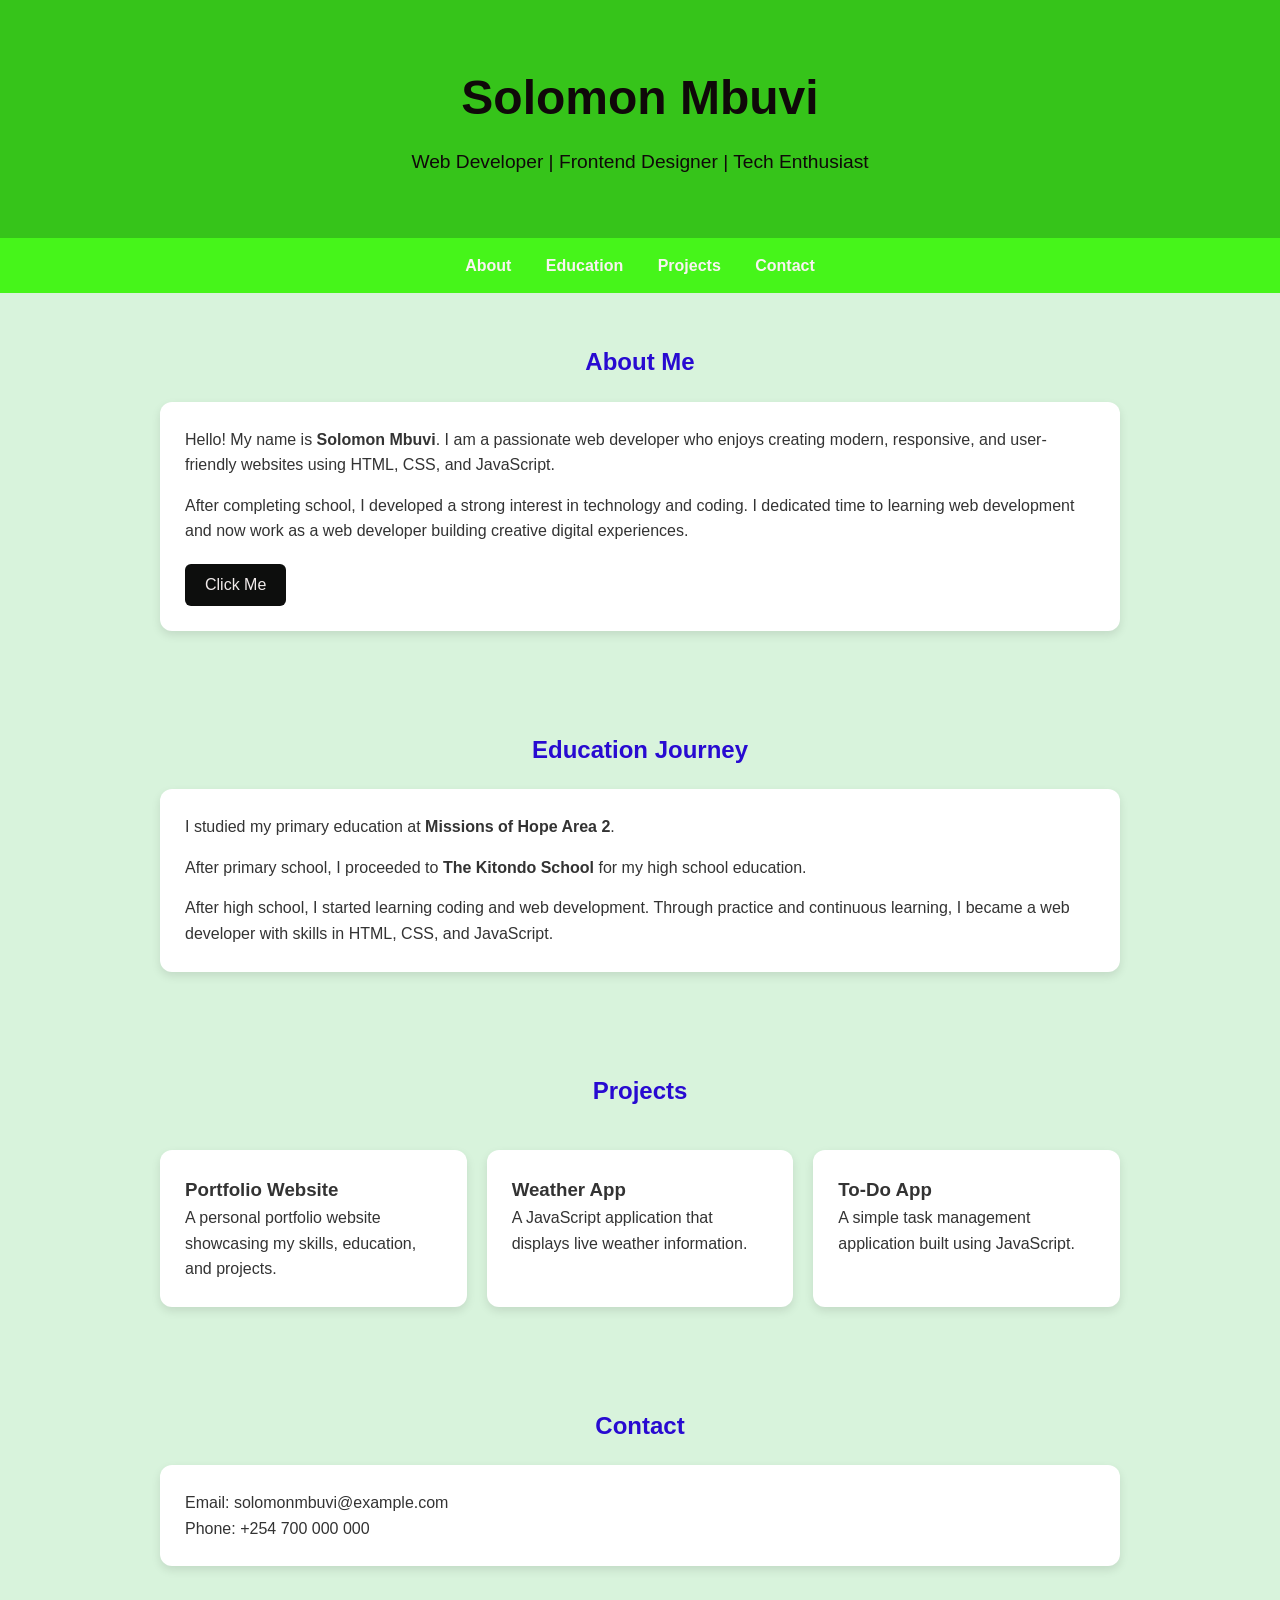
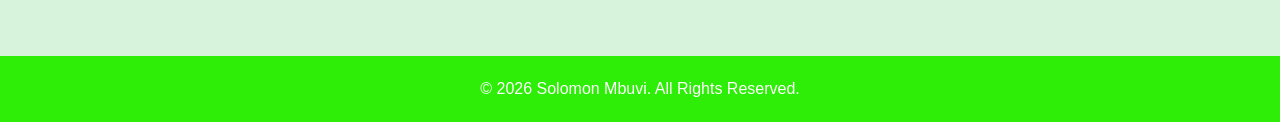
<file: index.html>
<!DOCTYPE html>
<html lang="en">
<head>
  <meta charset="UTF-8" />
  <meta name="viewport" content="width=device-width, initial-scale=1.0"/>
  <title>Solomon Mbuvi | Portfolio</title>
<link rel="stylesheet" href="portifolio.css">
</head>
  

<body> 

  <header>
    <h1>Solomon Mbuvi</h1>
    <p>Web Developer | Frontend Designer | Tech Enthusiast</p>
  </header>

  <nav>
    <a href="#about">About</a>
    <a href="#education">Education</a>
    <a href="#projects">Projects</a>
    <a href="#contact">Contact</a>
  </nav>

  <section id="about">
    <h2>About Me</h2>

    <div class="card">
      <p>
        Hello! My name is <strong>Solomon Mbuvi</strong>. I am a passionate
        web developer who enjoys creating modern, responsive, and user-friendly
        websites using HTML, CSS, and JavaScript.
      </p>

      <p style="margin-top: 15px;">
        After completing school, I developed a strong interest in technology
        and coding. I dedicated time to learning web development and now work
        as a web developer building creative digital experiences.
      </p>

      <button onclick="showMessage()">Click Me</button>
    </div>
  </section>

  <section id="education">
    <h2>Education Journey</h2>

    <div class="card">
      <p>
        I studied my primary education at
        <strong>Missions of Hope Area 2</strong>.
      </p>

      <p style="margin-top: 15px;">
        After primary school, I proceeded to
        <strong>The Kitondo School</strong> for my high school education.
      </p>

      <p style="margin-top: 15px;">
        After high school, I started learning coding and web development.
        Through practice and continuous learning, I became a web developer
        with skills in HTML, CSS, and JavaScript.
      </p>
    </div>
  </section>

  <section id="projects">
    <h2>Projects</h2>

    <div class="projects">

      <div class="card">
        <h3>Portfolio Website</h3>
        <p>
          A personal portfolio website showcasing my skills, education,
          and projects.
        </p>
      </div>

      <div class="card">
        <h3>Weather App</h3>
        <p>
          A JavaScript application that displays live weather information.
        </p>
      </div>

      <div class="card">
        <h3>To-Do App</h3>
        <p>
          A simple task management application built using JavaScript.
        </p>
      </div>

    </div>
  </section>

  <section id="contact">
    <h2>Contact</h2>

    <div class="card">
      <p>Email: solomonmbuvi@example.com</p>
      <p>Phone: +254 700 000 000</p>
    </div>
  </section>

  <footer>
    <p>© 2026 Solomon Mbuvi. All Rights Reserved.</p>
  </footer>

  <script>
    function showMessage() {
      alert("Welcome to Solomon Mbuvi's Portfolio!");
    }
  </script>

</body>
</html>
</file>
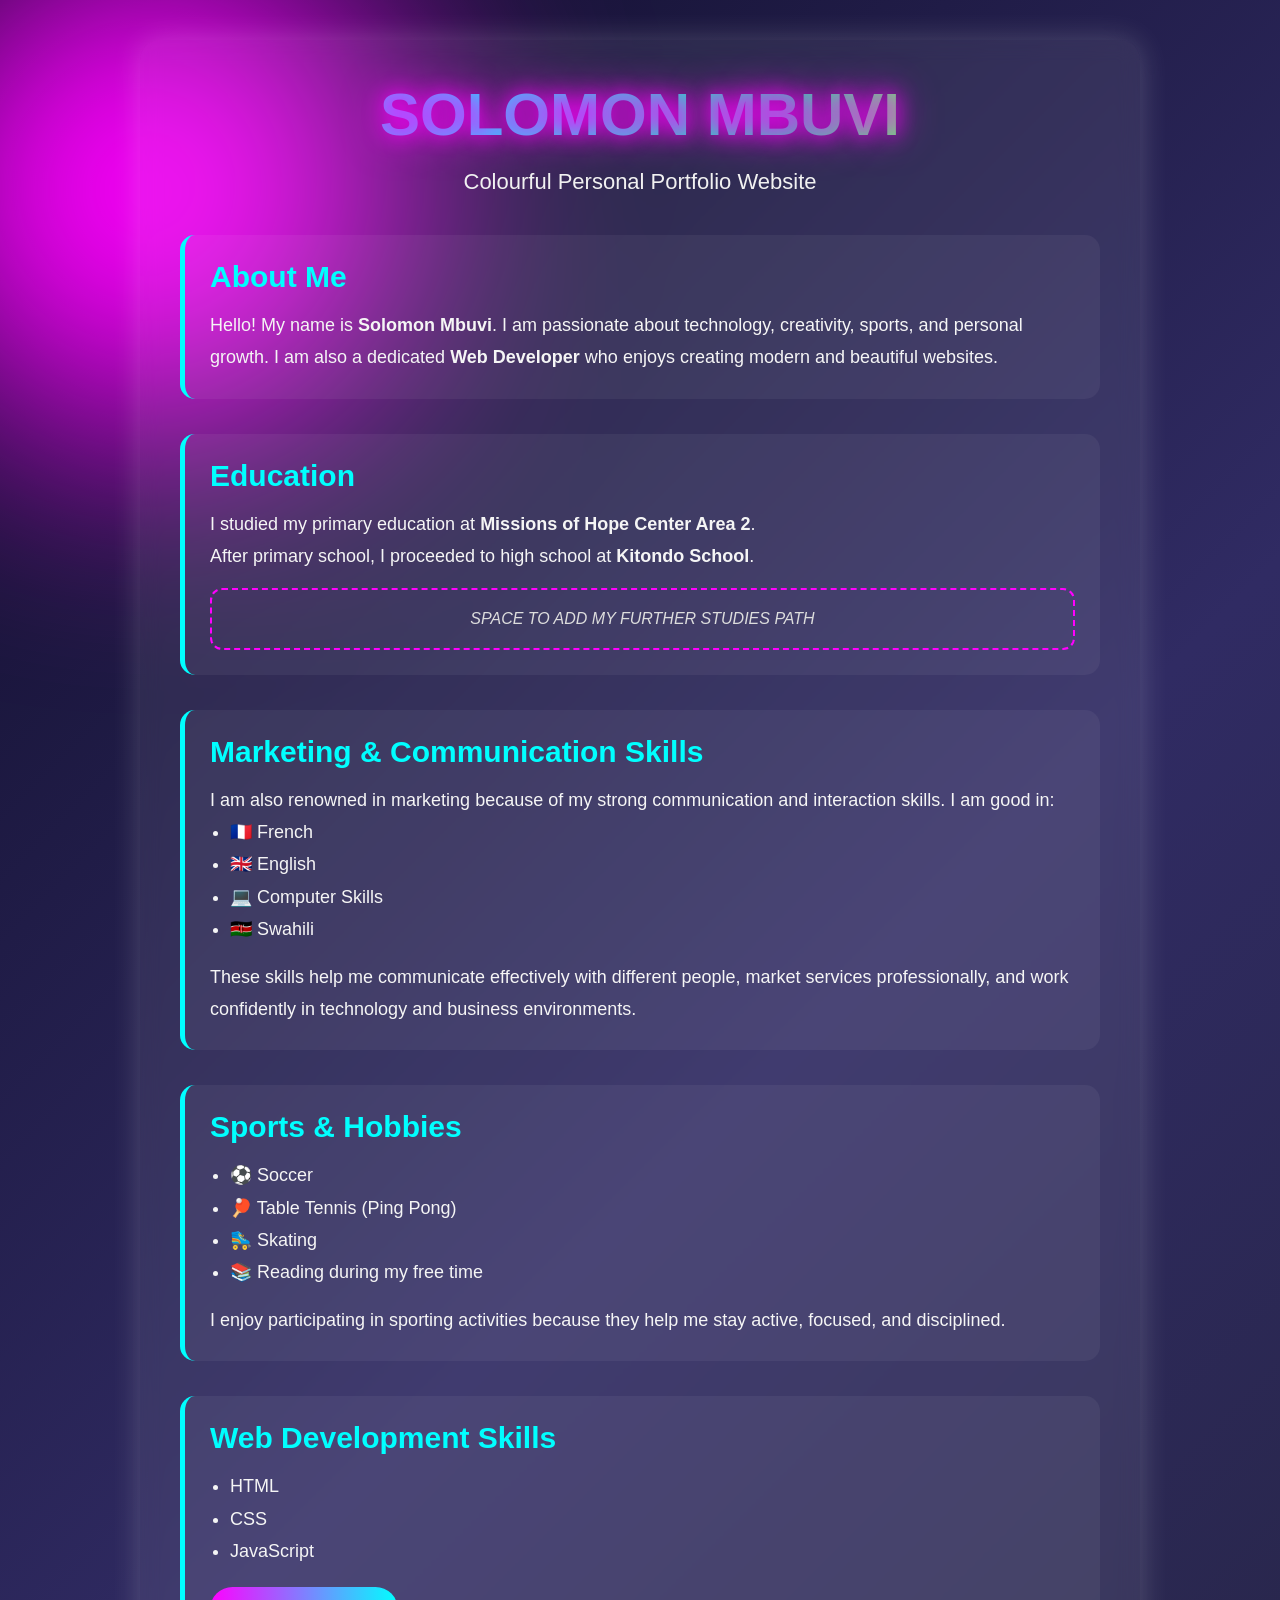
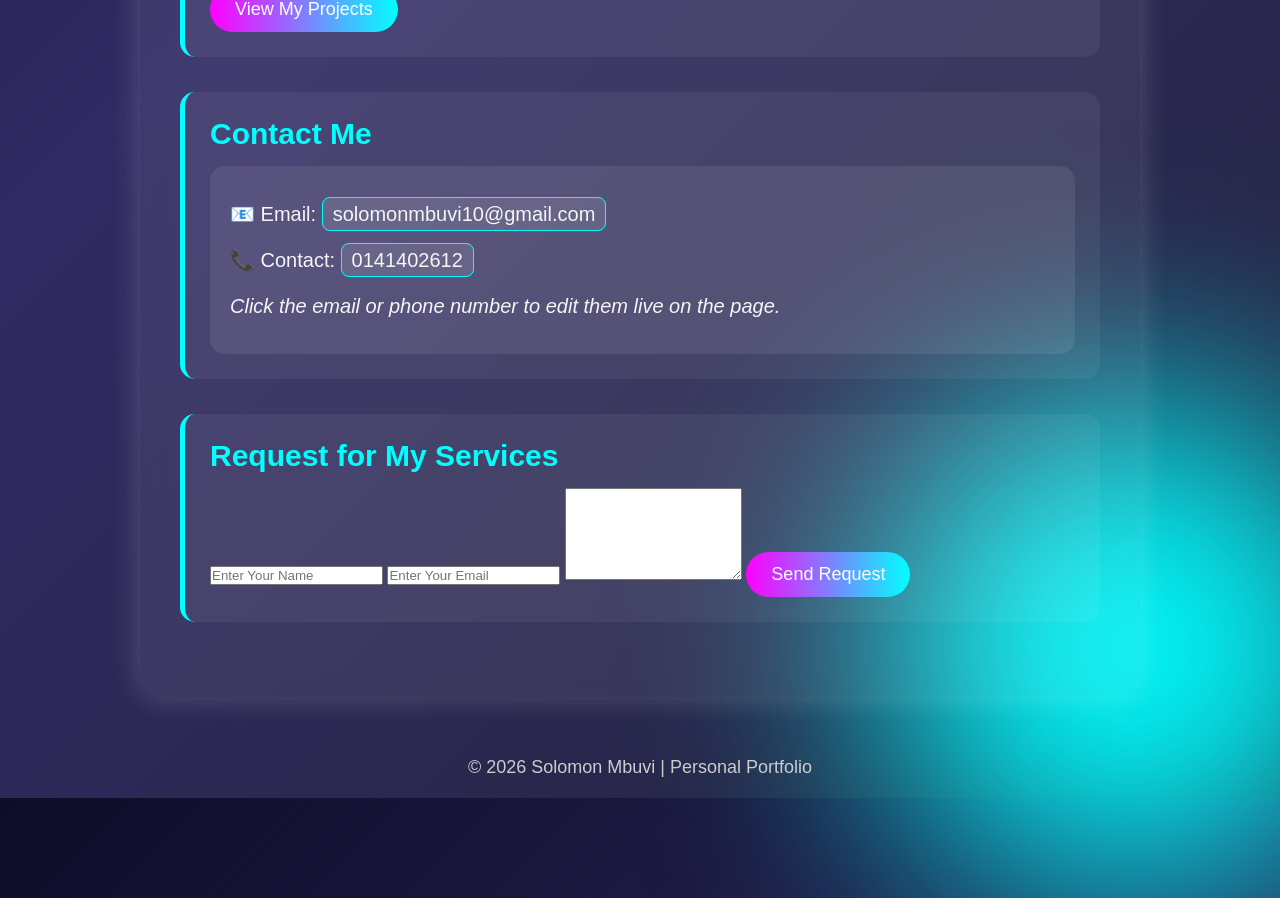
<file: solomon.html>
<!DOCTYPE html>
<html lang="en">
<head>
  <meta charset="UTF-8" />
  <meta name="viewport" content="width=device-width, initial-scale=1.0"/>
  <title>Solomon Mbuvi Portfolio</title>

  <style>
    #email,
#phone{
  padding:5px 10px;
  border-radius:8px;
  background:rgba(255,255,255,0.1);
  border:1px solid #00ffff;
  outline:none;
  transition:0.3s;
}

#email:focus,
#phone:focus{
  background:rgba(0,255,255,0.15);
  box-shadow:0 0 10px #00ffff;
}
    *{
      margin:0;
      padding:0;
      box-sizing:border-box;
      font-family: Arial, Helvetica, sans-serif;
    }

    body{
      min-height:100vh;
      background: linear-gradient(
        135deg,
        #0f0c29,
        #302b63,
        #24243e
      );
      overflow-x:hidden;
      color:white;
      position:relative;
    }

    /* Animated glowing lights */
    body::before,
    body::after{
      content:"";
      position:absolute;
      width:500px;
      height:500px;
      border-radius:50%;
      filter: blur(120px);
      animation: moveLights 10s infinite alternate;
      z-index:-1;
    }

    body::before{
      background:#ff00ff;
      top:-100px;
      left:-100px;
    }

    body::after{
      background:#00ffff;
      bottom:-100px;
      right:-100px;
    }

    @keyframes moveLights{
      0%{
        transform: translate(0,0) scale(1);
      }
      100%{
        transform: translate(100px,50px) scale(1.2);
      }
    }

    .container{
      width:90%;
      max-width:1000px;
      margin:40px auto;
      padding:40px;
      background: rgba(255,255,255,0.08);
      border-radius:20px;
      backdrop-filter: blur(10px);
      box-shadow:0 0 30px rgba(255,255,255,0.2);
    }

    .title{
      text-align:center;
      font-size:60px;
      font-weight:bold;
      margin-bottom:20px;
      background: linear-gradient(90deg, #ff00ff, #00ffff, #00ff99, #ffff00);
      -webkit-background-clip:text;
      -webkit-text-fill-color:transparent;
      animation: glow 3s infinite alternate;
    }

    @keyframes glow{
      from{
        text-shadow:0 0 10px #ff00ff;
      }
      to{
        text-shadow:0 0 30px #00ffff;
      }
    }

    .subtitle{
      text-align:center;
      font-size:22px;
      margin-bottom:40px;
      color:#f1f1f1;
    }

    .section{
      margin-bottom:35px;
      padding:25px;
      border-left:5px solid #00ffff;
      background: rgba(255,255,255,0.05);
      border-radius:15px;
      transition:0.4s;
    }

    .section:hover{
      transform: translateY(-5px);
      box-shadow:0 0 20px rgba(0,255,255,0.5);
    }

    .section h2{
      font-size:30px;
      margin-bottom:15px;
      color:#00ffff;
    }

    .section p,
    .section li{
      font-size:18px;
      line-height:1.8;
      color:#f5f5f5;
    }

    ul{
      margin-left:20px;
    }

    .future-study{
      border:2px dashed #ff00ff;
      padding:20px;
      margin-top:15px;
      border-radius:12px;
      color:#ddd;
      font-style:italic;
      text-align:center;
    }

    .contact-box{
      background: rgba(255,255,255,0.08);
      padding:20px;
      border-radius:15px;
      margin-top:15px;
    }

    .contact-box p{
      margin:10px 0;
      font-size:20px;
    }

    .editable-note{
      margin-top:15px;
      color:#ffff99;
      font-style:italic;
    }

    .btn{
      display:inline-block;
      margin-top:20px;
      padding:12px 25px;
      border:none;
      border-radius:30px;
      background: linear-gradient(90deg,#ff00ff,#00ffff);
      color:white;
      font-size:18px;
      cursor:pointer;
      transition:0.4s;
      text-decoration:none;
    }

    .btn:hover{
      transform:scale(1.1);
      box-shadow:0 0 20px #00ffff;
    }

    footer{
      text-align:center;
      padding:20px;
      font-size:18px;
      color:#ccc;
    }

    @media(max-width:768px){
      .title{
        font-size:40px;
      }

      .section h2{
        font-size:24px;
      }
    }
  </style>
</head>

<body>

  <div class="container">

    <h1 class="title">SOLOMON MBUVI</h1>

    <p class="subtitle">
      Colourful Personal Portfolio Website
    </p>

    <div class="section">
      <h2>About Me</h2>

      <p>
        Hello! My name is <strong>Solomon Mbuvi</strong>.
        I am passionate about technology, creativity, sports, and personal growth.
        I am also a dedicated <strong>Web Developer</strong> who enjoys creating modern and beautiful websites.
      </p>
    </div>

    <div class="section">
      <h2>Education</h2>

      <p>
        I studied my primary education at
        <strong>Missions of Hope Center Area 2</strong>.
      </p>

      <p>
        After primary school, I proceeded to high school at
        <strong>Kitondo School</strong>.
      </p>

      <div class="future-study">
        SPACE TO ADD MY FURTHER STUDIES PATH
      </div>
    </div>
    <!-- MARKETING & LANGUAGE SKILLS SECTION -->
<div class="section">
  <h2>Marketing & Communication Skills</h2>

  <p>
    I am also renowned in marketing because of my strong communication
    and interaction skills. I am good in:
  </p>

  <ul>
    <li>🇫🇷 French</li>
    <li>🇬🇧 English</li>
    <li>💻 Computer Skills</li>
    <li>🇰🇪 Swahili</li>
  </ul>

  <p style="margin-top:15px;">
    These skills help me communicate effectively with different people,
    market services professionally, and work confidently in technology
    and business environments.
  </p>
</div>

    <div class="section">
      <h2>Sports & Hobbies</h2>

      <ul>
        <li>⚽ Soccer</li>
        <li>🏓 Table Tennis (Ping Pong)</li>
        <li>🛼 Skating</li>
        <li>📚 Reading during my free time</li>
      </ul>

      <p style="margin-top:15px;">
        I enjoy participating in sporting activities because they help me stay active, focused, and disciplined.
      </p>
    </div>

    <div class="section">
      <h2>Web Development Skills</h2>

      <ul>
        <li>HTML</li>
        <li>CSS</li>
        <li>JavaScript</li>
      </ul>

      <a href="#" class="btn">View My Projects</a>
    </div>
    <!-- CONTACT SECTION -->
<div class="section">
  <h2>Contact Me</h2>

  <div class="contact-box">

    <p>
      📧 Email:
      <span id="email" contenteditable="true">
        solomonmbuvi10@gmail.com
      </span>
    </p>

    <p>
      📞 Contact:
      <span id="phone" contenteditable="true">
        0141402612
      </span>
    </p>

    <p class="editable-note">
      Click the email or phone number to edit them live on the page.
    </p>

  </div>
</div>

<!-- SERVICE REQUEST SECTION -->
<div class="section">
  <h2>Request for My Services</h2>

  <form class="service-form">

    <input type="text" placeholder="Enter Your Name" required>

    <input type="email" placeholder="Enter Your Email" required>

    <textarea 
      placeholder="Type the service you need here..."
      rows="6"
      required>
    </textarea>

    <button type="submit" class="btn">
      Send Request
    </button>

  </form>
</div>
  

      </div>
    </div>

  </div>

  <footer>
    © 2026 Solomon Mbuvi | Personal Portfolio
  </footer>

  <script>
    // Glowing title animation
    const title = document.querySelector('.title');

    const colors = [
      '#ff00ff',
      '#00ffff',
      '#00ff99',
      '#ffff00',
      '#ff6600'
    ];

    let index = 0;

    setInterval(() => {
      title.style.textShadow = `
        0 0 20px ${colors[index]},
        0 0 40px ${colors[index]}
      `;

      index = (index + 1) % colors.length;
    }, 1000);
  </script>

</body>
</html>
</file>
<file: portifolio.css>
/* GENERAL STYLING */
* {
  margin: 0;
  padding: 0;
  box-sizing: border-box;
  font-family: Arial, sans-serif;
} 

/* BODY */
body {
  background-color: #d8f3dc; /* Light Green Background */
  color: #333;
  line-height: 1.6;
}

/* HEADER */
header {
  background: #36c41a;
  color: rgb(15, 9, 9);
  text-align: center;
  padding: 60px 20px;
}

header h1 {
  font-size: 3rem;
  margin-bottom: 10px;
}

header p {
  font-size: 1.2rem;
}

/* NAVIGATION */
nav {
  background: #46f51a;
  padding: 15px;
  text-align: center;
}

nav a {
  color: rgb(250, 242, 242);
  text-decoration: none;
  margin: 0 15px;
  font-weight: bold;
  transition: 0.3s;
}

nav a:hover {
  color: #2be705;
}

/* SECTIONS */
section {
  max-width: 1000px;
  margin: auto;
  padding: 50px 20px;
}

h2 {
  color: #280ad1;
  margin-bottom: 20px;
  text-align: center;
}

/* CARD DESIGN */
.card {
  background: white;
  padding: 25px;
  margin-top: 20px;
  border-radius: 12px;
  box-shadow: 0 4px 10px rgba(0, 0, 0, 0.1);
}

/* PROJECT GRID */
.projects {
  display: grid;
  grid-template-columns: repeat(auto-fit, minmax(250px, 1fr));
  gap: 20px;
}

/* BUTTON */
button {
  margin-top: 20px;
  padding: 12px 20px;
  background: #0d0e0d;
  color: rgb(240, 234, 234);
  border: none;
  border-radius: 6px;
  cursor: pointer;
  font-size: 1rem;
  transition: 0.3s;
}

button:hover {
  background: #0ef00e;
}

/* FOOTER */
footer {
  background: #2eee07;
  color: white;
  text-align: center;
  padding: 20px;
  margin-top: 40px;
}
</file>
